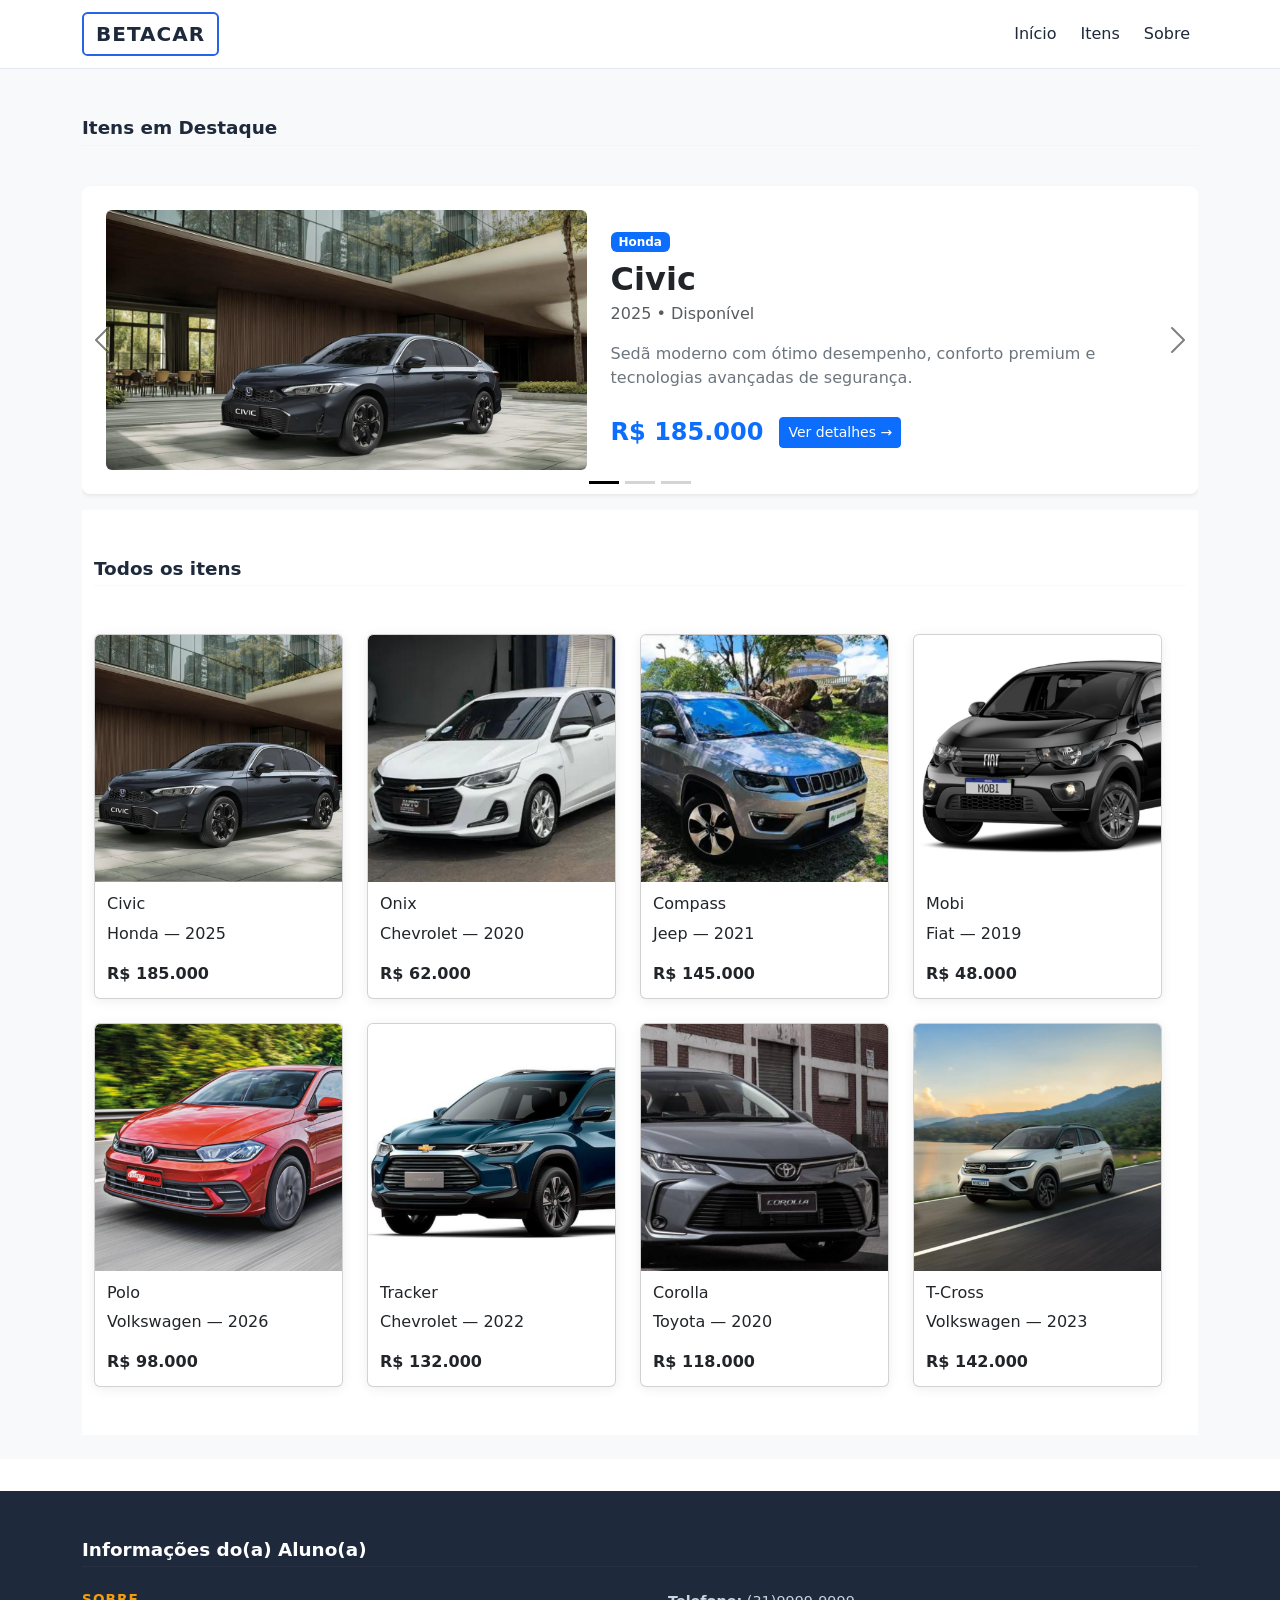
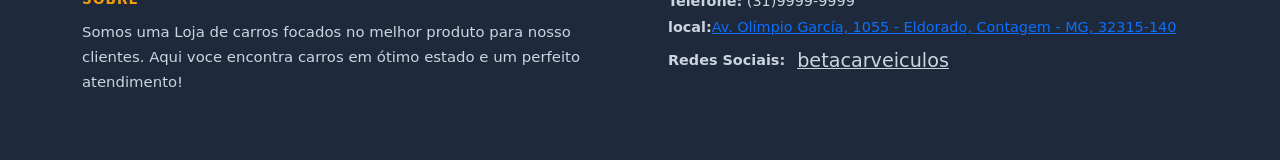
<file: public/index.html>
<!DOCTYPE html>
<html lang="en">
<head>
    <meta charset="UTF-8">
    <meta name="viewport" content="width=device-width, initial-scale=1.0">
    <link rel="stylesheet" href="assets/style.css">
    <script src="assets/script.js"></script>
    <link href="https://cdn.jsdelivr.net/npm/bootstrap@5.3.8/dist/css/bootstrap.min.css" rel="stylesheet" integrity="sha384-sRIl4kxILFvY47J16cr9ZwB07vP4J8+LH7qKQnuqkuIAvNWLzeN8tE5YBujZqJLB" crossorigin="anonymous">
    <script src="https://cdn.jsdelivr.net/npm/bootstrap@5.3.8/dist/js/bootstrap.bundle.min.js" integrity="sha384-FKyoEForCGlyvwx9Hj09JcYn3nv7wiPVlz7YYwJrWVcXK/BmnVDxM+D2scQbITxI" crossorigin="anonymous"></script>
    <title>BETACAR</title>
</head>
<body onload="criar_card(), exibir_destaque()">
  <!-- ===== NAVBAR / HEADER ===== -->
  <header class="site-header">
    <nav class="navbar navbar-expand-md">
      <div class="container">
        <!-- Logotipo -->
        <a class="navbar-brand logo-placeholder" href="#">BETACAR</a>

        <!-- Toggler mobile -->
        <button
          class="navbar-toggler"
          type="button"
          data-bs-toggle="collapse"
          data-bs-target="#mainNav"
          aria-controls="mainNav"
          aria-expanded="false"
          aria-label="Abrir menu"
        >
          <span class="navbar-toggler-icon"></span>
        </button>

        <!-- Links de navegação (personalize aqui) -->
        <div class="collapse navbar-collapse" id="mainNav">
          <ul class="navbar-nav ms-auto gap-2">
            <li class="nav-item"><a class="nav-link" href="#">Início</a></li>
            <li class="nav-item"><a class="nav-link" href="#">Itens</a></li>
            <li class="nav-item"><a class="nav-link" href="#">Sobre</a></li>
          </ul>
        </div>
      </div>
    </nav>
  </header>

  <main>

    <!-- ===== SEÇÃO: ITENS EM DESTAQUE (carousel) ===== -->

    <section class="section-featured py-5">
    
      <div class="container">
        <h2 class="section-title">Itens em Destaque</h2>
        <hr class="section-divider" />

        <div id="carouselHero" class="carousel slide" data-bs-ride="carousel">
          <div class="carousel-indicators" id="carousel-indicators"></div>
          <div class="carousel-inner" id="carousel-slides"></div>

          <button class="carousel-control-prev" type="button" data-bs-target="#carouselHero" data-bs-slide="prev">
            <span class="carousel-control-prev-icon"></span>
          </button>
          <button class="carousel-control-next" type="button" data-bs-target="#carouselHero" data-bs-slide="next">
            <span class="carousel-control-next-icon"></span>
          </button>
        </div>

    <!-- ===== SEÇÃO: TODOS OS ITENS (grid) ===== -->
    <section class="section-all-items py-5" >
      <div class="container">
        <h2 class="section-title">Todos os itens </h2>
        <hr class="section-divider" />

        <div class="row g-4">
          <!-- Cards -->
          <div id="lista-carros" class="row g-4"></div>
      </div>
    </section>

    <div id="lista-carros" class="row g-4"></div>

  </main>

  <!-- ===== FOOTER: Informações===== -->
  <footer class="site-footer py-5">
    <div class="container">
      <h2 class="section-title text-white">Informações do(a) Aluno(a)</h2>
      <hr class="section-divider footer-divider" />

      <div class="row g-4">

        <!-- Sobre -->
        <div class="col-md-6">
          <h6 class="footer-label">Sobre</h6>
          <p class="footer-text">
            Somos uma Loja de carros focados no melhor produto para nosso clientes. Aqui voce encontra carros em ótimo estado e um perfeito atendimento!
          </p>
        </div>

        <!-- Autoria -->
        <div class="col-md-6">
          <div class="author-info d-flex align-items-start gap-3">
            <div class="author-avatar">
              <i class="bi bi-person-circle"></i>
            </div>
            <div>
              <p class="mb-1"><strong>Telefone:</strong> (31)9999-9999</p>
              <p class="mb-1"><strong>local:</strong><a href="https://maps.app.goo.gl/6jLfjF5njYkGMwn79" target="_blank">Av. Olímpio García, 1055 - Eldorado, Contagem - MG, 32315-140</a></p>
              <div class="social-links mt-2">
                <strong>Redes Sociais:</strong>
                <a href="https://www.instagram.com/betacarveiculos/" class="social-icon ms-2" aria-label="Instagram"><i class="bi bi-instagra"></i>betacarveiculos</a>
              </div>
            </div>
          </div>
        </div>

      </div>
    </div>
  </footer>
  <!-- Bootstrap JS Bundle -->
  <script src="https://cdn.jsdelivr.net/npm/bootstrap@5.3.3/dist/js/bootstrap.bundle.min.js"></script>
  <script src="assets/script.js"></script>
</body>
</html>
</file>
<file: public/assets/style.css>
/* ============================================================
   style.css  —  Estilo base genérico (Bootstrap 5 + customização)
   Personalize as variáveis CSS no :root para mudar todo o tema
   ============================================================ */

/* ----------------------------------------------------------
   1. VARIÁVEIS – mude aqui para personalizar o site todo
   ---------------------------------------------------------- */
:root {
  /* Cores principais */
  --color-primary:     #2563eb;   /* azul padrão */
  --color-primary-dark:#1d4ed8;
  --color-accent:      #f59e0b;   /* destaque / hover */
  --color-bg:          #f8f9fa;   /* fundo geral */
  --color-surface:     #ffffff;   /* superfície dos cards */
  --color-text:        #1e293b;   /* texto principal */
  --color-text-muted:  #64748b;   /* texto secundário */
  --color-border:      #e2e8f0;   /* bordas */

  /* Footer */
  --color-footer-bg:   #1e293b;
  --color-footer-text: #cbd5e1;

  /* Placeholder de imagem */
  --color-placeholder-bg:  #dde1e7;
  --color-placeholder-icon: #94a3b8;

  /* Tipografia */
  --font-base:  'Segoe UI', system-ui, sans-serif;
  --font-size-base: 1rem;

  /* Espaçamentos e bordas */
  --radius-card: 0.75rem;
  --shadow-card: 0 2px 12px rgba(0,0,0,0.07);
  --shadow-card-hover: 0 6px 24px rgba(0,0,0,0.13);

  /* Carousel featured */
  --color-carousel-bg: #dbeafe;
}

/* ----------------------------------------------------------
   2. BASE
   ---------------------------------------------------------- */
*, *::before, *::after { box-sizing: border-box; }

body {
  font-family: var(--font-base);
  font-size: var(--font-size-base);
  background-color: var(--color-bg);
  color: var(--color-text);
}

img { max-width: 100%; height: auto; display: block; }

/* ----------------------------------------------------------
   3. HEADER / NAVBAR
   ---------------------------------------------------------- */
.site-header {
  background-color: var(--color-surface);
  border-bottom: 1px solid var(--color-border);
  position: sticky;
  top: 0;
  z-index: 1000;
}

.site-header .navbar { padding-top: 0.75rem; padding-bottom: 0.75rem; }

/* Logotipo */
.logo-placeholder {
  display: inline-block;
  padding: 0.35rem 0.75rem;
  border: 2px solid var(--color-primary);
  color: var(--color-text) !important;
  font-weight: 700;
  font-size: 0.9rem;
  letter-spacing: 0.05em;
  text-transform: uppercase;
  border-radius: 0.35rem;
  text-decoration: none !important;
  transition: background 0.2s, color 0.2s;
}
.logo-placeholder:hover {
  background-color: var(--color-primary);
  color: #fff !important;
}

/* Nav links */
.site-header .nav-link {
  color: var(--color-text);
  font-weight: 500;
  padding: 0.4rem 0.75rem;
  border-radius: 0.35rem;
  transition: background 0.2s, color 0.2s;
}
.site-header .nav-link:hover,
.site-header .nav-link.active {
  background-color: var(--color-primary);
  color: #fff;
}

/* ----------------------------------------------------------
   4. TÍTULOS DE SEÇÃO
   ---------------------------------------------------------- */
.section-title {
  font-size: 1.15rem;
  font-weight: 700;
  color: var(--color-text);
  margin-bottom: 0.35rem;
}

.badge-entity {
  font-size: 0.78rem;
  font-weight: 400;
  color: var(--color-text-muted);
}

.section-divider {
  border-color: var(--color-border);
  margin-top: 0.25rem;
  margin-bottom: 1.5rem;
}

/* ----------------------------------------------------------
   5. CAROUSEL – ITENS EM DESTAQUE
   ---------------------------------------------------------- */
#carouselHero .carousel-item {
  padding: 1rem 0;
}

#carouselHero .carousel-control-prev,
#carouselHero .carousel-control-next {
  filter: invert(1);
  width: 40px;
}

#carouselHero .carousel-indicators [data-bs-target] {
  background-color: #aaa;  /* inativo */
}

#carouselHero .carousel-indicators .active {
  background-color: black;  /* ativo */
}

/* sem filter = ícone preto */
#carouselHero .carousel-control-prev-icon,
#carouselHero .carousel-control-next-icon {
  filter: none;
}

/* ----------------------------------------------------------
   6. CARDS – TODOS OS ITENS
   ---------------------------------------------------------- */
.item-card {
  border: 1px solid var(--color-border);
  border-radius: var(--radius-card);
  background: var(--color-surface);
  box-shadow: var(--shadow-card);
  overflow: hidden;
  color: var(--color-text);
  transition: box-shadow 0.25s, transform 0.25s;
  text-decoration: none !important;
}

.item-card:hover {
  box-shadow: var(--shadow-card-hover);
  transform: translateY(-3px);
  color: var(--color-text);
}

/* Placeholder de imagem no card */
.card-img-placeholder {
  width: 100%;
  aspect-ratio: 4/3;
  background-color: var(--color-placeholder-bg);
  display: flex;
  align-items: center;
  justify-content: center;
  color: var(--color-placeholder-icon);
  font-size: 2rem;
}

.item-card .card-body { padding: 0.75rem; }

.item-card .card-title {
  font-size: 0.9rem;
  font-weight: 700;
  margin-bottom: 0.25rem;
}

.item-card .card-text {
  font-size: 0.8rem;
  color: var(--color-text-muted);
  margin: 0;
}

/* ----------------------------------------------------------
   7. FOOTER
   ---------------------------------------------------------- */
.site-footer {
  background-color: var(--color-footer-bg);
  color: var(--color-footer-text);
  margin-top: 2rem;
}

.site-footer .section-title { color: #fff; }

.footer-divider { border-color: rgba(255,255,255,0.15); }

.footer-label {
  color: var(--color-accent);
  font-weight: 700;
  text-transform: uppercase;
  letter-spacing: 0.08em;
  font-size: 0.85rem;
  margin-bottom: 0.75rem;
}

.footer-text {
  color: var(--color-footer-text);
  font-size: 0.93rem;
  line-height: 1.7;
}

/* Autoria */
.author-avatar { font-size: 2.5rem; color: var(--color-footer-text); line-height: 1; }

.author-info p { color: var(--color-footer-text); font-size: 0.9rem; }

.social-links { display: flex; align-items: center; flex-wrap: wrap; gap: 0.25rem; }
.social-links strong { color: var(--color-footer-text); font-size: 0.9rem; }

.social-icon {
  color: var(--color-footer-text);
  font-size: 1.2rem;
  transition: color 0.2s;
}
.social-icon:hover { color: var(--color-accent); }

/* ----------------------------------------------------------
   8. PÁGINA DE DETALHE – Informações Gerais
   ---------------------------------------------------------- */
.detail-card {
  background: var(--color-surface);
  border: 1px solid var(--color-border);
  border-radius: var(--radius-card);
  box-shadow: var(--shadow-card);
  padding: 1.5rem;
}

/* Imagem do detalhe */
.detail-img-placeholder {
  width: 100%;
  aspect-ratio: 1/1;
  background-color: var(--color-placeholder-bg);
  border-radius: 0.5rem;
  display: flex;
  align-items: center;
  justify-content: center;
  color: var(--color-placeholder-icon);
  font-size: 3rem;
}

.detail-item-title {
  font-size: 1.4rem;
  font-weight: 700;
  color: var(--color-text);
  margin-bottom: 1rem;
}

/* Lista de atributos */
.detail-info-list {
  list-style: none;
  padding: 0;
  margin: 0;
  display: flex;
  flex-direction: column;
  gap: 0.5rem;
}

.detail-info-list li {
  display: flex;
  flex-wrap: wrap;
  align-items: baseline;
  gap: 0.35rem;
  font-size: 0.93rem;
}

.info-label {
  font-weight: 600;
  color: var(--color-text);
  white-space: nowrap;
}

.info-value { color: var(--color-text-muted); }

.detail-description {
  font-size: 0.95rem;
  color: var(--color-text-muted);
  line-height: 1.75;
}

/* ----------------------------------------------------------
   9. FOTOS RELACIONADAS (entidade secundária)
   ---------------------------------------------------------- */
.related-photos-wrapper {
  padding-right: 2.5rem; /* espaço para a seta */
}

.related-photos-scroll {
  display: flex;
  gap: 1rem;
  overflow-x: auto;
  padding-bottom: 0.75rem;
  scroll-snap-type: x mandatory;
  -webkit-overflow-scrolling: touch;
  /* Esconde scrollbar mas mantém funcional */
  scrollbar-width: thin;
  scrollbar-color: var(--color-border) transparent;
}

.related-photos-scroll::-webkit-scrollbar { height: 5px; }
.related-photos-scroll::-webkit-scrollbar-track { background: transparent; }
.related-photos-scroll::-webkit-scrollbar-thumb {
  background: var(--color-border);
  border-radius: 99px;
}

.related-photo-card {
  flex: 0 0 180px;
  scroll-snap-align: start;
  background: var(--color-surface);
  border: 1px solid var(--color-border);
  border-radius: var(--radius-card);
  overflow: hidden;
  box-shadow: var(--shadow-card);
  transition: box-shadow 0.2s;
}

.related-photo-card:hover { box-shadow: var(--shadow-card-hover); }

.related-photo-img {
  width: 100%;
  aspect-ratio: 4/3;
  background-color: var(--color-placeholder-bg);
  display: flex;
  align-items: center;
  justify-content: center;
  color: var(--color-placeholder-icon);
  font-size: 1.8rem;
}

.related-photo-caption {
  font-size: 0.82rem;
  font-weight: 600;
  color: var(--color-text);
  margin: 0.5rem 0.75rem 0.1rem;
}

.related-photo-sub {
  font-size: 0.78rem;
  color: var(--color-text-muted);
  margin: 0 0.75rem 0.75rem;
}

/* Seta de navegação */
.related-photos-arrow {
  position: absolute;
  right: 0;
  top: 50%;
  transform: translateY(-50%);
  background: var(--color-surface);
  border: 1px solid var(--color-border);
  border-radius: 50%;
  width: 2.2rem;
  height: 2.2rem;
  display: flex;
  align-items: center;
  justify-content: center;
  font-size: 1rem;
  color: var(--color-text);
  cursor: pointer;
  box-shadow: var(--shadow-card);
  transition: background 0.2s, color 0.2s;
}

.related-photos-arrow:hover {
  background: var(--color-primary);
  color: #fff;
  border-color: var(--color-primary);
}

/* ----------------------------------------------------------
   10. UTILITÁRIOS
   ---------------------------------------------------------- */
.section-featured,
.section-all-items,
.section-detail-info,
.section-related-photos { background-color: var(--color-bg); }

/* Zebra leve entre seções */
.section-all-items,
.section-related-photos { background-color: var(--color-surface); }
</file>
